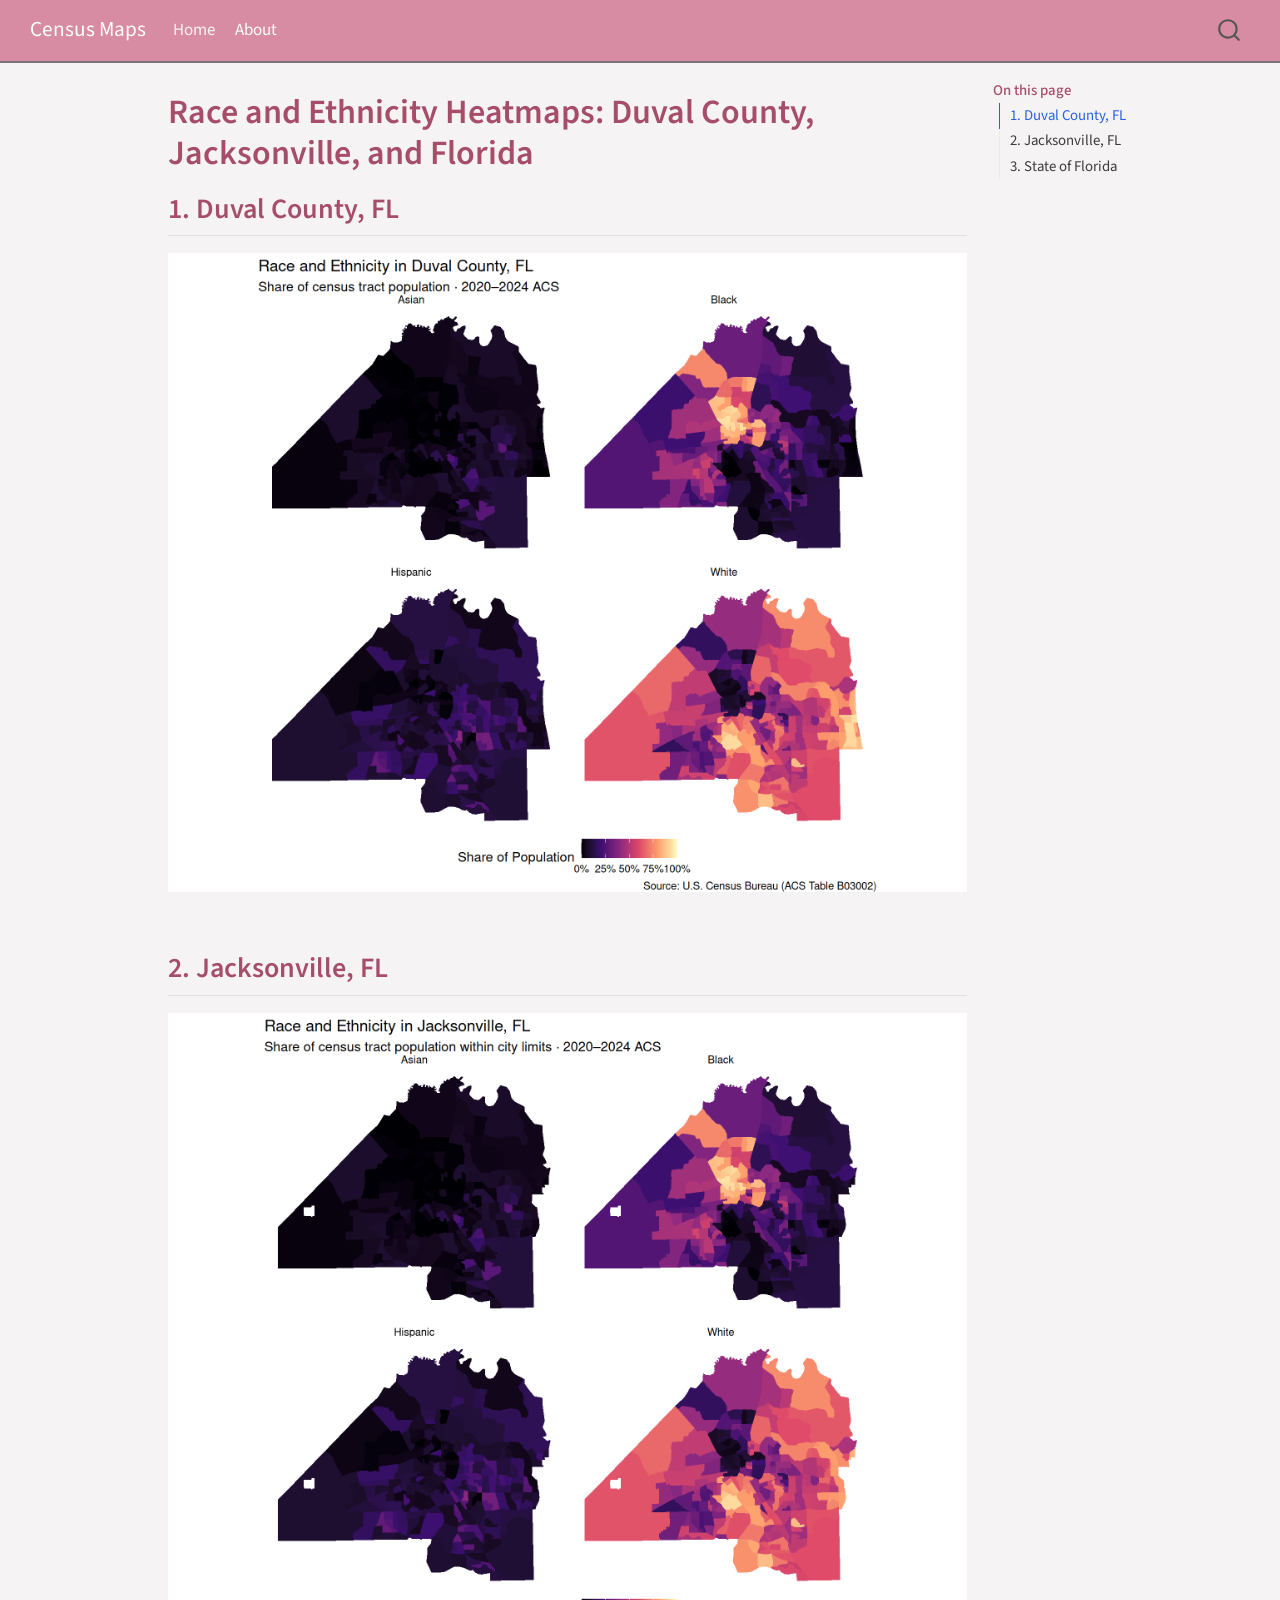
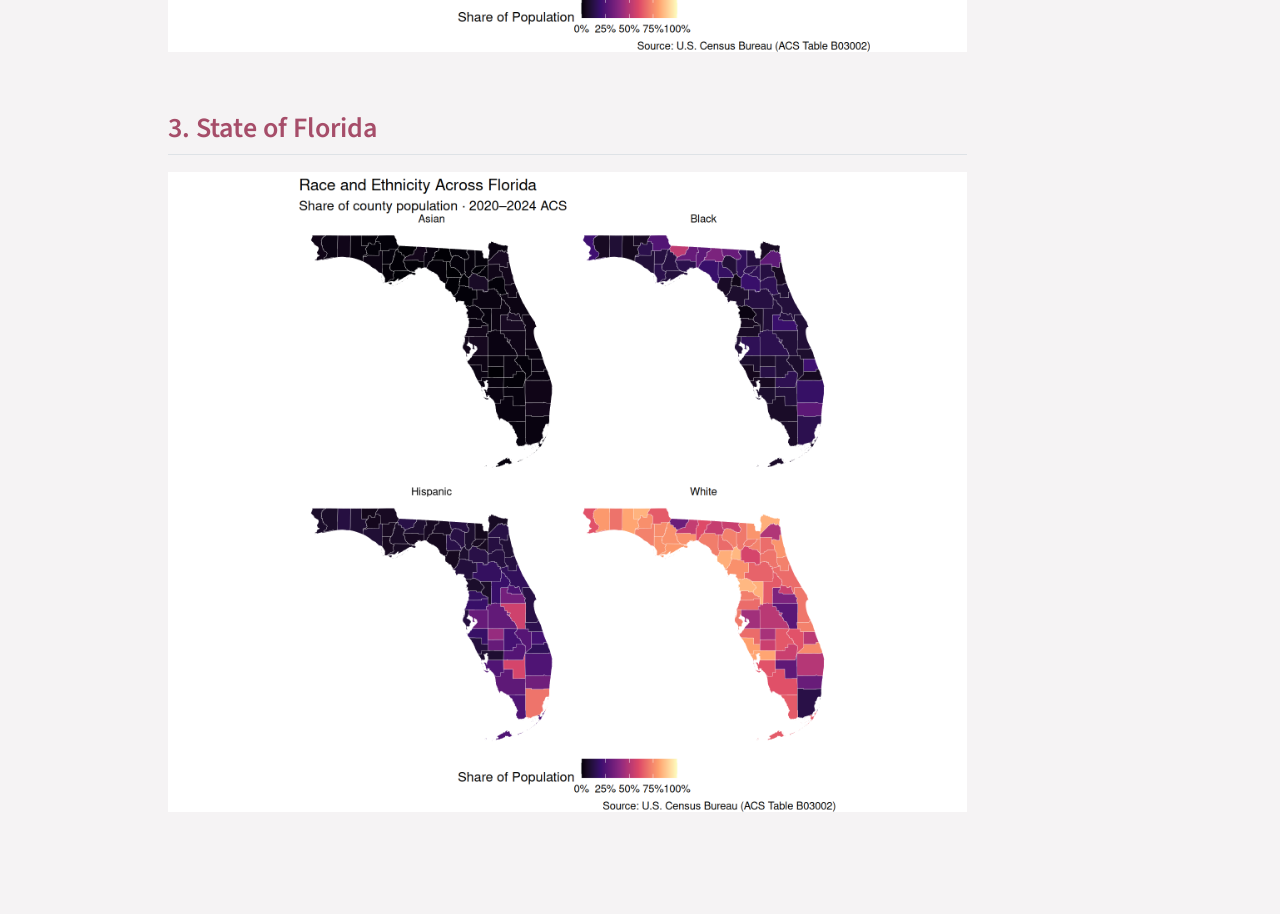
<file: index.html>
<!DOCTYPE html>
<html xmlns="http://www.w3.org/1999/xhtml" lang="en" xml:lang="en"><head>

<meta charset="utf-8">
<meta name="generator" content="quarto-1.10.19">

<meta name="viewport" content="width=device-width, initial-scale=1.0, user-scalable=yes">


<title>Race and Ethnicity Heatmaps: Duval County, Jacksonville, and Florida – Census Maps</title>
<style>
/* Default styles provided by pandoc.
** See https://pandoc.org/MANUAL.html#variables-for-html for config info.
*/
span.smallcaps{font-variant: small-caps;}
div.columns{display: flex; gap: 1.5em;}
div.column{flex: auto;}
@media screen {
div.columns{gap: min(4vw, 1.5em);}
div.column{overflow-x: auto;}
}
div.hanging-indent{margin-left: 1.5em; text-indent: -1.5em;}
ul.task-list{list-style: none;}
ul.task-list li input[type="checkbox"] {
  width: 0.8em;
  margin: 0 0.8em 0.2em -1em; /* quarto-specific, see https://github.com/quarto-dev/quarto-cli/issues/4556 */ 
  vertical-align: middle;
}
</style>


<script src="site_libs/quarto-nav/quarto-nav.js"></script>
<script src="site_libs/quarto-nav/headroom.min.js"></script>
<script src="site_libs/clipboard/clipboard.min.js"></script>
<script src="site_libs/quarto-search/autocomplete.umd.js"></script>
<script src="site_libs/quarto-search/fuse.min.js"></script>
<script src="site_libs/quarto-search/quarto-search.js"></script>
<meta name="quarto:offset" content="./">
<script src="site_libs/quarto-html/quarto.js" type="module"></script>
<script src="site_libs/quarto-html/tabsets/tabsets.js" type="module"></script>
<script src="site_libs/quarto-html/popper.min.js"></script>
<script src="site_libs/quarto-html/tippy.umd.min.js"></script>
<script src="site_libs/quarto-html/anchor.min.js"></script>
<link href="site_libs/quarto-html/tippy.css" rel="stylesheet">
<link href="site_libs/quarto-html/quarto-syntax-highlighting-bf27225e3a48a9273f3daa8f8e829971.css" rel="stylesheet" id="quarto-text-highlighting-styles">
<script src="site_libs/bootstrap/bootstrap.min.js"></script>
<link href="site_libs/bootstrap/bootstrap-icons.css" rel="stylesheet">
<link href="site_libs/bootstrap/bootstrap-22ddd0bc8811bb05b22c9f1af5ad3da3.min.css" rel="stylesheet" append-hash="true" id="quarto-bootstrap" data-mode="light">
<script id="quarto-search-options" type="application/json">{
  "location": "navbar",
  "copy-button": false,
  "collapse-after": 3,
  "panel-placement": "end",
  "type": "overlay",
  "limit": 50,
  "keyboard-shortcut": [
    "f",
    "/",
    "s"
  ],
  "show-item-context": false,
  "language": {
    "search-no-results-text": "No results",
    "search-matching-documents-text": "matching documents",
    "search-copy-link-title": "Copy link to search",
    "search-hide-matches-text": "Hide additional matches",
    "search-more-match-text": "more match in this document",
    "search-more-matches-text": "more matches in this document",
    "search-clear-button-title": "Clear",
    "search-text-placeholder": "",
    "search-detached-cancel-button-title": "Cancel",
    "search-submit-button-title": "Submit",
    "search-label": "Search"
  }
}</script>


<link rel="stylesheet" href="styles.css">
</head>

<body class="nav-fixed quarto-light">

<div id="quarto-search-results"></div>
  <header id="quarto-header" class="headroom fixed-top">
    <nav class="navbar navbar-expand-lg " data-bs-theme="dark">
      <div class="navbar-container container-fluid">
      <div class="navbar-brand-container mx-auto">
    <a class="navbar-brand" href="./index.html">
    <span class="navbar-title">Census Maps</span>
    </a>
  </div>
            <div id="quarto-search" class="" title="Search"></div>
          <button class="navbar-toggler" type="button" data-bs-toggle="collapse" data-bs-target="#navbarCollapse" aria-controls="navbarCollapse" role="menu" aria-expanded="false" aria-label="Toggle navigation" onclick="if (window.quartoToggleHeadroom) { window.quartoToggleHeadroom(); }">
  <span class="navbar-toggler-icon"></span>
</button>
          <div class="collapse navbar-collapse" id="navbarCollapse">
            <ul class="navbar-nav navbar-nav-scroll me-auto">
  <li class="nav-item">
    <a class="nav-link active" href="./index.html" aria-current="page"> 
<span class="menu-text">Home</span></a>
  </li>  
  <li class="nav-item">
    <a class="nav-link" href="./about.html"> 
<span class="menu-text">About</span></a>
  </li>  
</ul>
          </div> <!-- /navcollapse -->
            <div class="quarto-navbar-tools">
</div>
      </div> <!-- /container-fluid -->
    </nav>
</header>
<!-- content -->
<div id="quarto-content" class="quarto-container page-columns page-rows-contents page-layout-article page-navbar">
<!-- sidebar -->
<!-- margin-sidebar -->
    <div id="quarto-margin-sidebar" class="sidebar margin-sidebar">
        <nav id="TOC" role="doc-toc" class="toc-active">
    <h2 id="toc-title">On this page</h2>
   
  <ul>
  <li><a href="#duval-county-fl" id="toc-duval-county-fl" class="nav-link active" data-scroll-target="#duval-county-fl">1. Duval County, FL</a></li>
  <li><a href="#jacksonville-fl" id="toc-jacksonville-fl" class="nav-link" data-scroll-target="#jacksonville-fl">2. Jacksonville, FL</a></li>
  <li><a href="#state-of-florida" id="toc-state-of-florida" class="nav-link" data-scroll-target="#state-of-florida">3. State of Florida</a></li>
  </ul>
</nav>
    </div>
<!-- main -->
<main class="content" id="quarto-document-content">

<header id="title-block-header" class="quarto-title-block default">
<div class="quarto-title">
<h1 class="title">Race and Ethnicity Heatmaps: Duval County, Jacksonville, and Florida</h1>
</div>



<div class="quarto-title-meta">

    
  
    
  </div>
  


</header>


<section id="duval-county-fl" class="level2">
<h2 class="anchored" data-anchor-id="duval-county-fl">1. Duval County, FL</h2>
<div class="cell">
<div class="cell-output-display">
<div>
<figure class="figure">
<p><img src="index_files/figure-html/unnamed-chunk-2-1.png" class="img-fluid figure-img" width="960"></p>
</figure>
</div>
</div>
</div>
</section>
<section id="jacksonville-fl" class="level2">
<h2 class="anchored" data-anchor-id="jacksonville-fl">2. Jacksonville, FL</h2>
<div class="cell">
<div class="cell-output-display">
<div>
<figure class="figure">
<p><img src="index_files/figure-html/unnamed-chunk-3-1.png" class="img-fluid figure-img" width="960"></p>
</figure>
</div>
</div>
</div>
</section>
<section id="state-of-florida" class="level2">
<h2 class="anchored" data-anchor-id="state-of-florida">3. State of Florida</h2>
<div class="cell">
<div class="cell-output-display">
<div>
<figure class="figure">
<p><img src="index_files/figure-html/unnamed-chunk-4-1.png" class="img-fluid figure-img" width="960"></p>
</figure>
</div>
</div>
</div>


</section>

</main> <!-- /main -->
<script id="quarto-html-after-body" type="application/javascript">
  window.document.addEventListener("DOMContentLoaded", function (event) {
    const icon = "";
    const anchorJS = new window.AnchorJS();
    anchorJS.options = {
      placement: 'right',
      icon: icon
    };
    anchorJS.add('.anchored');
    const isCodeAnnotation = (el) => {
      for (const clz of el.classList) {
        if (clz.startsWith('code-annotation-')) {                     
          return true;
        }
      }
      return false;
    }
    const onCopySuccess = function(e) {
      // button target
      const button = e.trigger;
      // don't keep focus
      button.blur();
      // flash "checked"
      button.classList.add('code-copy-button-checked');
      var currentTitle = button.getAttribute("title");
      button.setAttribute("title", "Copied!");
      let tooltip;
      if (window.bootstrap) {
        button.setAttribute("data-bs-toggle", "tooltip");
        button.setAttribute("data-bs-placement", "left");
        button.setAttribute("data-bs-title", "Copied!");
        tooltip = new bootstrap.Tooltip(button, 
          { trigger: "manual", 
            customClass: "code-copy-button-tooltip",
            offset: [0, -8]});
        tooltip.show();    
      }
      setTimeout(function() {
        if (tooltip) {
          tooltip.hide();
          button.removeAttribute("data-bs-title");
          button.removeAttribute("data-bs-toggle");
          button.removeAttribute("data-bs-placement");
        }
        button.setAttribute("title", currentTitle);
        button.classList.remove('code-copy-button-checked');
      }, 1000);
      // clear code selection
      e.clearSelection();
    }
    const getTextToCopy = function(trigger) {
      const outerScaffold = trigger.parentElement.cloneNode(true);
      const codeEl = outerScaffold.querySelector('code');
      for (const childEl of codeEl.children) {
        if (isCodeAnnotation(childEl)) {
          childEl.remove();
        }
      }
      return codeEl.innerText;
    }
    const clipboard = new window.ClipboardJS('.code-copy-button:not([data-in-quarto-modal])', {
      text: getTextToCopy
    });
    clipboard.on('success', onCopySuccess);
    if (window.document.getElementById('quarto-embedded-source-code-modal')) {
      const clipboardModal = new window.ClipboardJS('.code-copy-button[data-in-quarto-modal]', {
        text: getTextToCopy,
        container: window.document.getElementById('quarto-embedded-source-code-modal')
      });
      clipboardModal.on('success', onCopySuccess);
    }
      var localhostRegex = new RegExp(/^(?:http|https):\/\/localhost\:?[0-9]*\//);
      var mailtoRegex = new RegExp(/^mailto:/);
        var filterRegex = new RegExp("https:\/\/ithaxton30-crypto\.github\.io\/census-mapping\/");
      var isInternal = (href) => {
          return filterRegex.test(href) || localhostRegex.test(href) || mailtoRegex.test(href);
      }
      // Inspect non-navigation links and adorn them if external
     var links = window.document.querySelectorAll('a[href]:not(.nav-link):not(.navbar-brand):not(.toc-action):not(.sidebar-link):not(.sidebar-item-toggle):not(.pagination-link):not(.no-external):not([aria-hidden]):not(.dropdown-item):not(.quarto-navigation-tool):not(.about-link)');
      for (var i=0; i<links.length; i++) {
        const link = links[i];
        if (!isInternal(link.href)) {
          // undo the damage that might have been done by quarto-nav.js in the case of
          // links that we want to consider external
          if (link.dataset.originalHref !== undefined) {
            link.href = link.dataset.originalHref;
          }
        }
      }
    function tippyHover(el, contentFn, onTriggerFn, onUntriggerFn) {
      const config = {
        allowHTML: true,
        maxWidth: 500,
        delay: 100,
        arrow: false,
        appendTo: function(el) {
            return el.parentElement;
        },
        interactive: true,
        interactiveBorder: 10,
        theme: 'quarto',
        placement: 'bottom-start',
      };
      if (contentFn) {
        config.content = contentFn;
      }
      if (onTriggerFn) {
        config.onTrigger = onTriggerFn;
      }
      if (onUntriggerFn) {
        config.onUntrigger = onUntriggerFn;
      }
      window.tippy(el, config); 
    }
    const noterefs = window.document.querySelectorAll('a[role="doc-noteref"]');
    for (var i=0; i<noterefs.length; i++) {
      const ref = noterefs[i];
      tippyHover(ref, function() {
        // use id or data attribute instead here
        let href = ref.getAttribute('data-footnote-href') || ref.getAttribute('href');
        try { href = new URL(href).hash; } catch {}
        const id = href.replace(/^#\/?/, "");
        const note = window.document.getElementById(id);
        if (note) {
          return note.innerHTML;
        } else {
          return "";
        }
      });
    }
    const xrefs = window.document.querySelectorAll('a.quarto-xref');
    const processXRef = (id, note) => {
      // Strip column container classes
      const stripColumnClz = (el) => {
        el.classList.remove("page-full", "page-columns");
        if (el.children) {
          for (const child of el.children) {
            stripColumnClz(child);
          }
        }
      }
      stripColumnClz(note)
      if (id === null || id.startsWith('sec-')) {
        // Special case sections, only their first couple elements
        const container = document.createElement("div");
        if (note.children && note.children.length > 2) {
          container.appendChild(note.children[0].cloneNode(true));
          for (let i = 1; i < note.children.length; i++) {
            const child = note.children[i];
            if (child.tagName === "P" && child.innerText === "") {
              continue;
            } else {
              container.appendChild(child.cloneNode(true));
              break;
            }
          }
          if (window.Quarto?.typesetMath) {
            window.Quarto.typesetMath(container);
          }
          return container.innerHTML
        } else {
          if (window.Quarto?.typesetMath) {
            window.Quarto.typesetMath(note);
          }
          return note.innerHTML;
        }
      } else {
        // Remove any anchor links if they are present
        const anchorLink = note.querySelector('a.anchorjs-link');
        if (anchorLink) {
          anchorLink.remove();
        }
        if (window.Quarto?.typesetMath) {
          window.Quarto.typesetMath(note);
        }
        if (note.classList.contains("callout")) {
          return note.outerHTML;
        } else {
          return note.innerHTML;
        }
      }
    }
    for (var i=0; i<xrefs.length; i++) {
      const xref = xrefs[i];
      tippyHover(xref, undefined, function(instance) {
        instance.disable();
        let url = xref.getAttribute('href');
        let hash = undefined; 
        if (url.startsWith('#')) {
          hash = url;
        } else {
          try { hash = new URL(url).hash; } catch {}
        }
        if (hash) {
          const id = hash.replace(/^#\/?/, "");
          const note = window.document.getElementById(id);
          if (note !== null) {
            try {
              const html = processXRef(id, note.cloneNode(true));
              instance.setContent(html);
            } finally {
              instance.enable();
              instance.show();
            }
          } else {
            // See if we can fetch this
            fetch(url.split('#')[0])
            .then(res => res.text())
            .then(html => {
              const parser = new DOMParser();
              const htmlDoc = parser.parseFromString(html, "text/html");
              const note = htmlDoc.getElementById(id);
              if (note !== null) {
                const html = processXRef(id, note);
                instance.setContent(html);
              } 
            }).finally(() => {
              instance.enable();
              instance.show();
            });
          }
        } else {
          // See if we can fetch a full url (with no hash to target)
          // This is a special case and we should probably do some content thinning / targeting
          fetch(url)
          .then(res => res.text())
          .then(html => {
            const parser = new DOMParser();
            const htmlDoc = parser.parseFromString(html, "text/html");
            const note = htmlDoc.querySelector('main.content');
            if (note !== null) {
              // This should only happen for chapter cross references
              // (since there is no id in the URL)
              // remove the first header
              if (note.children.length > 0 && note.children[0].tagName === "HEADER") {
                note.children[0].remove();
              }
              const html = processXRef(null, note);
              instance.setContent(html);
            } 
          }).finally(() => {
            instance.enable();
            instance.show();
          });
        }
      }, function(instance) {
      });
    }
        let selectedAnnoteEl;
        const selectorForAnnotation = ( cell, annotation) => {
          let cellAttr = 'data-code-cell="' + cell + '"';
          let lineAttr = 'data-code-annotation="' +  annotation + '"';
          const selector = 'span[' + cellAttr + '][' + lineAttr + ']';
          return selector;
        }
        const selectCodeLines = (annoteEl) => {
          const doc = window.document;
          const targetCell = annoteEl.getAttribute("data-target-cell");
          const targetAnnotation = annoteEl.getAttribute("data-target-annotation");
          const annoteSpan = window.document.querySelector(selectorForAnnotation(targetCell, targetAnnotation));
          const lines = annoteSpan.getAttribute("data-code-lines").split(",");
          const lineIds = lines.map((line) => {
            return targetCell + "-" + line;
          })
          let top = null;
          let height = null;
          let parent = null;
          if (lineIds.length > 0) {
              //compute the position of the single el (top and bottom and make a div)
              const el = window.document.getElementById(lineIds[0]);
              top = el.offsetTop;
              height = el.offsetHeight;
              parent = el.parentElement.parentElement;
            if (lineIds.length > 1) {
              const lastEl = window.document.getElementById(lineIds[lineIds.length - 1]);
              const bottom = lastEl.offsetTop + lastEl.offsetHeight;
              height = bottom - top;
            }
            if (top !== null && height !== null && parent !== null) {
              // cook up a div (if necessary) and position it 
              let div = window.document.getElementById("code-annotation-line-highlight");
              if (div === null) {
                div = window.document.createElement("div");
                div.setAttribute("id", "code-annotation-line-highlight");
                div.style.position = 'absolute';
                parent.appendChild(div);
              }
              div.style.top = top - 2 + "px";
              div.style.height = height + 4 + "px";
              div.style.left = 0;
              let gutterDiv = window.document.getElementById("code-annotation-line-highlight-gutter");
              if (gutterDiv === null) {
                gutterDiv = window.document.createElement("div");
                gutterDiv.setAttribute("id", "code-annotation-line-highlight-gutter");
                gutterDiv.style.position = 'absolute';
                const codeCell = window.document.getElementById(targetCell);
                const gutter = codeCell.querySelector('.code-annotation-gutter');
                gutter.appendChild(gutterDiv);
              }
              gutterDiv.style.top = top - 2 + "px";
              gutterDiv.style.height = height + 4 + "px";
            }
            selectedAnnoteEl = annoteEl;
          }
        };
        const unselectCodeLines = () => {
          const elementsIds = ["code-annotation-line-highlight", "code-annotation-line-highlight-gutter"];
          elementsIds.forEach((elId) => {
            const div = window.document.getElementById(elId);
            if (div) {
              div.remove();
            }
          });
          selectedAnnoteEl = undefined;
        };
          // Handle positioning of the toggle
      window.addEventListener(
        "resize",
        throttle(() => {
          elRect = undefined;
          if (selectedAnnoteEl) {
            selectCodeLines(selectedAnnoteEl);
          }
        }, 10)
      );
      function throttle(fn, ms) {
      let throttle = false;
      let timer;
        return (...args) => {
          if(!throttle) { // first call gets through
              fn.apply(this, args);
              throttle = true;
          } else { // all the others get throttled
              if(timer) clearTimeout(timer); // cancel #2
              timer = setTimeout(() => {
                fn.apply(this, args);
                timer = throttle = false;
              }, ms);
          }
        };
      }
        // Attach click handler to the DT
        const annoteDls = window.document.querySelectorAll('dt[data-target-cell]');
        for (const annoteDlNode of annoteDls) {
          annoteDlNode.addEventListener('click', (event) => {
            const clickedEl = event.target;
            if (clickedEl !== selectedAnnoteEl) {
              unselectCodeLines();
              const activeEl = window.document.querySelector('dt[data-target-cell].code-annotation-active');
              if (activeEl) {
                activeEl.classList.remove('code-annotation-active');
              }
              selectCodeLines(clickedEl);
              clickedEl.classList.add('code-annotation-active');
            } else {
              // Unselect the line
              unselectCodeLines();
              clickedEl.classList.remove('code-annotation-active');
            }
          });
        }
    const findCites = (el) => {
      const parentEl = el.parentElement;
      if (parentEl) {
        const cites = parentEl.dataset.cites;
        if (cites) {
          return {
            el,
            cites: cites.split(' ')
          };
        } else {
          return findCites(el.parentElement)
        }
      } else {
        return undefined;
      }
    };
    var bibliorefs = window.document.querySelectorAll('a[role="doc-biblioref"]');
    for (var i=0; i<bibliorefs.length; i++) {
      const ref = bibliorefs[i];
      const citeInfo = findCites(ref);
      if (citeInfo) {
        tippyHover(citeInfo.el, function() {
          var popup = window.document.createElement('div');
          citeInfo.cites.forEach(function(cite) {
            var citeDiv = window.document.createElement('div');
            citeDiv.classList.add('hanging-indent');
            citeDiv.classList.add('csl-entry');
            var biblioDiv = window.document.getElementById('ref-' + cite);
            if (biblioDiv) {
              citeDiv.innerHTML = biblioDiv.innerHTML;
            }
            popup.appendChild(citeDiv);
          });
          return popup.innerHTML;
        });
      }
    }
  });
  </script>
</div> <!-- /content -->




</body></html>
</file>
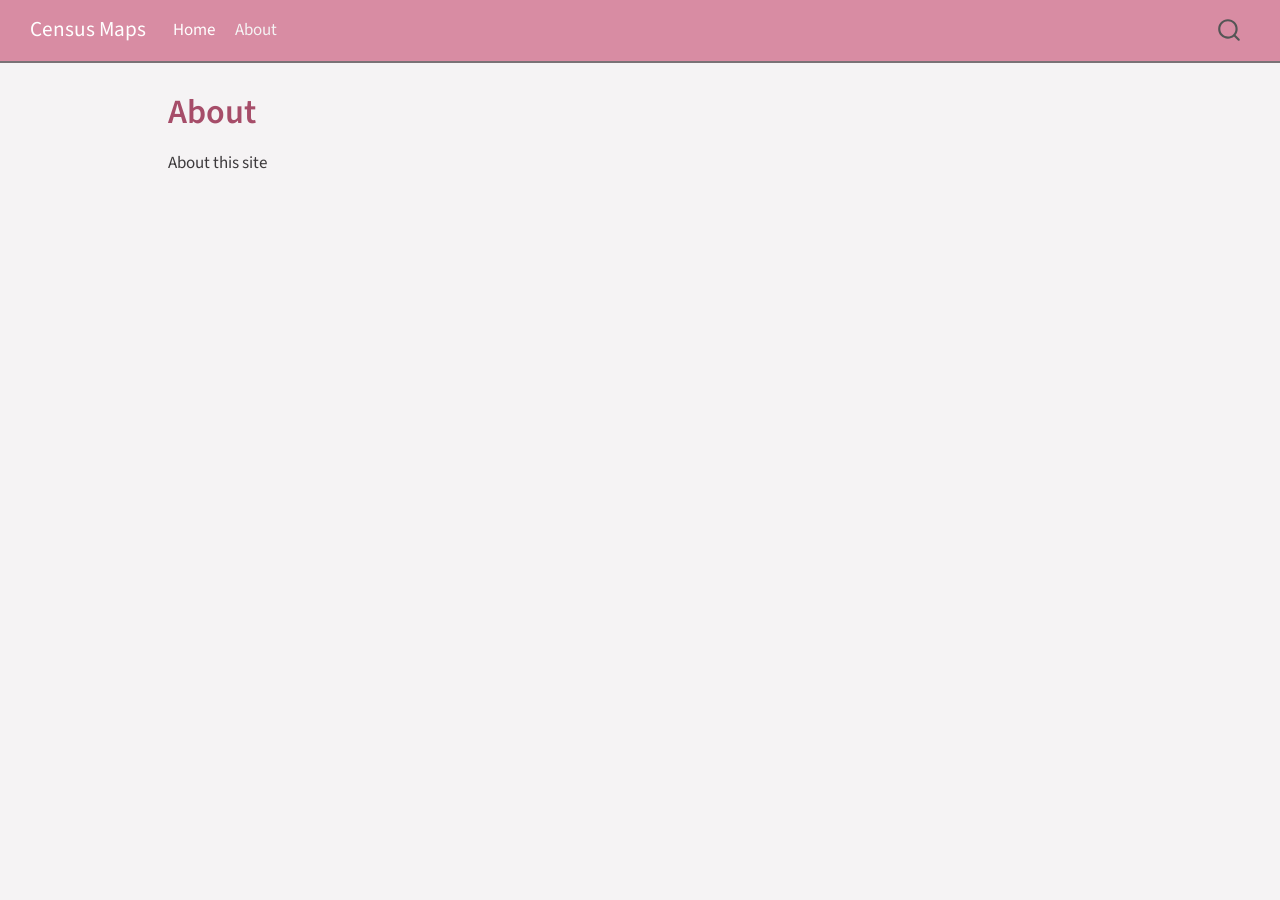
<file: about.html>
<!DOCTYPE html>
<html xmlns="http://www.w3.org/1999/xhtml" lang="en" xml:lang="en"><head>

<meta charset="utf-8">
<meta name="generator" content="quarto-1.10.19">

<meta name="viewport" content="width=device-width, initial-scale=1.0, user-scalable=yes">


<title>About – Census Maps</title>
<style>
/* Default styles provided by pandoc.
** See https://pandoc.org/MANUAL.html#variables-for-html for config info.
*/
span.smallcaps{font-variant: small-caps;}
div.columns{display: flex; gap: 1.5em;}
div.column{flex: auto;}
@media screen {
div.columns{gap: min(4vw, 1.5em);}
div.column{overflow-x: auto;}
}
div.hanging-indent{margin-left: 1.5em; text-indent: -1.5em;}
ul.task-list{list-style: none;}
ul.task-list li input[type="checkbox"] {
  width: 0.8em;
  margin: 0 0.8em 0.2em -1em; /* quarto-specific, see https://github.com/quarto-dev/quarto-cli/issues/4556 */ 
  vertical-align: middle;
}
</style>


<script src="site_libs/quarto-nav/quarto-nav.js"></script>
<script src="site_libs/quarto-nav/headroom.min.js"></script>
<script src="site_libs/clipboard/clipboard.min.js"></script>
<script src="site_libs/quarto-search/autocomplete.umd.js"></script>
<script src="site_libs/quarto-search/fuse.min.js"></script>
<script src="site_libs/quarto-search/quarto-search.js"></script>
<meta name="quarto:offset" content="./">
<script src="site_libs/quarto-html/quarto.js" type="module"></script>
<script src="site_libs/quarto-html/tabsets/tabsets.js" type="module"></script>
<script src="site_libs/quarto-html/popper.min.js"></script>
<script src="site_libs/quarto-html/tippy.umd.min.js"></script>
<script src="site_libs/quarto-html/anchor.min.js"></script>
<link href="site_libs/quarto-html/tippy.css" rel="stylesheet">
<link href="site_libs/quarto-html/quarto-syntax-highlighting-bf27225e3a48a9273f3daa8f8e829971.css" rel="stylesheet" id="quarto-text-highlighting-styles">
<script src="site_libs/bootstrap/bootstrap.min.js"></script>
<link href="site_libs/bootstrap/bootstrap-icons.css" rel="stylesheet">
<link href="site_libs/bootstrap/bootstrap-22ddd0bc8811bb05b22c9f1af5ad3da3.min.css" rel="stylesheet" append-hash="true" id="quarto-bootstrap" data-mode="light">
<script id="quarto-search-options" type="application/json">{
  "location": "navbar",
  "copy-button": false,
  "collapse-after": 3,
  "panel-placement": "end",
  "type": "overlay",
  "limit": 50,
  "keyboard-shortcut": [
    "f",
    "/",
    "s"
  ],
  "show-item-context": false,
  "language": {
    "search-no-results-text": "No results",
    "search-matching-documents-text": "matching documents",
    "search-copy-link-title": "Copy link to search",
    "search-hide-matches-text": "Hide additional matches",
    "search-more-match-text": "more match in this document",
    "search-more-matches-text": "more matches in this document",
    "search-clear-button-title": "Clear",
    "search-text-placeholder": "",
    "search-detached-cancel-button-title": "Cancel",
    "search-submit-button-title": "Submit",
    "search-label": "Search"
  }
}</script>


<link rel="stylesheet" href="styles.css">
</head>

<body class="nav-fixed quarto-light">

<div id="quarto-search-results"></div>
  <header id="quarto-header" class="headroom fixed-top">
    <nav class="navbar navbar-expand-lg " data-bs-theme="dark">
      <div class="navbar-container container-fluid">
      <div class="navbar-brand-container mx-auto">
    <a class="navbar-brand" href="./index.html">
    <span class="navbar-title">Census Maps</span>
    </a>
  </div>
            <div id="quarto-search" class="" title="Search"></div>
          <button class="navbar-toggler" type="button" data-bs-toggle="collapse" data-bs-target="#navbarCollapse" aria-controls="navbarCollapse" role="menu" aria-expanded="false" aria-label="Toggle navigation" onclick="if (window.quartoToggleHeadroom) { window.quartoToggleHeadroom(); }">
  <span class="navbar-toggler-icon"></span>
</button>
          <div class="collapse navbar-collapse" id="navbarCollapse">
            <ul class="navbar-nav navbar-nav-scroll me-auto">
  <li class="nav-item">
    <a class="nav-link" href="./index.html"> 
<span class="menu-text">Home</span></a>
  </li>  
  <li class="nav-item">
    <a class="nav-link active" href="./about.html" aria-current="page"> 
<span class="menu-text">About</span></a>
  </li>  
</ul>
          </div> <!-- /navcollapse -->
            <div class="quarto-navbar-tools">
</div>
      </div> <!-- /container-fluid -->
    </nav>
</header>
<!-- content -->
<div id="quarto-content" class="quarto-container page-columns page-rows-contents page-layout-article page-navbar">
<!-- sidebar -->
<!-- margin-sidebar -->
    <div id="quarto-margin-sidebar" class="sidebar margin-sidebar zindex-bottom">
        
    </div>
<!-- main -->
<main class="content" id="quarto-document-content">

<header id="title-block-header" class="quarto-title-block default">
<div class="quarto-title">
<h1 class="title">About</h1>
</div>



<div class="quarto-title-meta">

    
  
    
  </div>
  


</header>


<p>About this site</p>



</main> <!-- /main -->
<script id="quarto-html-after-body" type="application/javascript">
  window.document.addEventListener("DOMContentLoaded", function (event) {
    const icon = "";
    const anchorJS = new window.AnchorJS();
    anchorJS.options = {
      placement: 'right',
      icon: icon
    };
    anchorJS.add('.anchored');
    const isCodeAnnotation = (el) => {
      for (const clz of el.classList) {
        if (clz.startsWith('code-annotation-')) {                     
          return true;
        }
      }
      return false;
    }
    const onCopySuccess = function(e) {
      // button target
      const button = e.trigger;
      // don't keep focus
      button.blur();
      // flash "checked"
      button.classList.add('code-copy-button-checked');
      var currentTitle = button.getAttribute("title");
      button.setAttribute("title", "Copied!");
      let tooltip;
      if (window.bootstrap) {
        button.setAttribute("data-bs-toggle", "tooltip");
        button.setAttribute("data-bs-placement", "left");
        button.setAttribute("data-bs-title", "Copied!");
        tooltip = new bootstrap.Tooltip(button, 
          { trigger: "manual", 
            customClass: "code-copy-button-tooltip",
            offset: [0, -8]});
        tooltip.show();    
      }
      setTimeout(function() {
        if (tooltip) {
          tooltip.hide();
          button.removeAttribute("data-bs-title");
          button.removeAttribute("data-bs-toggle");
          button.removeAttribute("data-bs-placement");
        }
        button.setAttribute("title", currentTitle);
        button.classList.remove('code-copy-button-checked');
      }, 1000);
      // clear code selection
      e.clearSelection();
    }
    const getTextToCopy = function(trigger) {
      const outerScaffold = trigger.parentElement.cloneNode(true);
      const codeEl = outerScaffold.querySelector('code');
      for (const childEl of codeEl.children) {
        if (isCodeAnnotation(childEl)) {
          childEl.remove();
        }
      }
      return codeEl.innerText;
    }
    const clipboard = new window.ClipboardJS('.code-copy-button:not([data-in-quarto-modal])', {
      text: getTextToCopy
    });
    clipboard.on('success', onCopySuccess);
    if (window.document.getElementById('quarto-embedded-source-code-modal')) {
      const clipboardModal = new window.ClipboardJS('.code-copy-button[data-in-quarto-modal]', {
        text: getTextToCopy,
        container: window.document.getElementById('quarto-embedded-source-code-modal')
      });
      clipboardModal.on('success', onCopySuccess);
    }
      var localhostRegex = new RegExp(/^(?:http|https):\/\/localhost\:?[0-9]*\//);
      var mailtoRegex = new RegExp(/^mailto:/);
        var filterRegex = new RegExp("https:\/\/ithaxton30-crypto\.github\.io\/census-mapping\/");
      var isInternal = (href) => {
          return filterRegex.test(href) || localhostRegex.test(href) || mailtoRegex.test(href);
      }
      // Inspect non-navigation links and adorn them if external
     var links = window.document.querySelectorAll('a[href]:not(.nav-link):not(.navbar-brand):not(.toc-action):not(.sidebar-link):not(.sidebar-item-toggle):not(.pagination-link):not(.no-external):not([aria-hidden]):not(.dropdown-item):not(.quarto-navigation-tool):not(.about-link)');
      for (var i=0; i<links.length; i++) {
        const link = links[i];
        if (!isInternal(link.href)) {
          // undo the damage that might have been done by quarto-nav.js in the case of
          // links that we want to consider external
          if (link.dataset.originalHref !== undefined) {
            link.href = link.dataset.originalHref;
          }
        }
      }
    function tippyHover(el, contentFn, onTriggerFn, onUntriggerFn) {
      const config = {
        allowHTML: true,
        maxWidth: 500,
        delay: 100,
        arrow: false,
        appendTo: function(el) {
            return el.parentElement;
        },
        interactive: true,
        interactiveBorder: 10,
        theme: 'quarto',
        placement: 'bottom-start',
      };
      if (contentFn) {
        config.content = contentFn;
      }
      if (onTriggerFn) {
        config.onTrigger = onTriggerFn;
      }
      if (onUntriggerFn) {
        config.onUntrigger = onUntriggerFn;
      }
      window.tippy(el, config); 
    }
    const noterefs = window.document.querySelectorAll('a[role="doc-noteref"]');
    for (var i=0; i<noterefs.length; i++) {
      const ref = noterefs[i];
      tippyHover(ref, function() {
        // use id or data attribute instead here
        let href = ref.getAttribute('data-footnote-href') || ref.getAttribute('href');
        try { href = new URL(href).hash; } catch {}
        const id = href.replace(/^#\/?/, "");
        const note = window.document.getElementById(id);
        if (note) {
          return note.innerHTML;
        } else {
          return "";
        }
      });
    }
    const xrefs = window.document.querySelectorAll('a.quarto-xref');
    const processXRef = (id, note) => {
      // Strip column container classes
      const stripColumnClz = (el) => {
        el.classList.remove("page-full", "page-columns");
        if (el.children) {
          for (const child of el.children) {
            stripColumnClz(child);
          }
        }
      }
      stripColumnClz(note)
      if (id === null || id.startsWith('sec-')) {
        // Special case sections, only their first couple elements
        const container = document.createElement("div");
        if (note.children && note.children.length > 2) {
          container.appendChild(note.children[0].cloneNode(true));
          for (let i = 1; i < note.children.length; i++) {
            const child = note.children[i];
            if (child.tagName === "P" && child.innerText === "") {
              continue;
            } else {
              container.appendChild(child.cloneNode(true));
              break;
            }
          }
          if (window.Quarto?.typesetMath) {
            window.Quarto.typesetMath(container);
          }
          return container.innerHTML
        } else {
          if (window.Quarto?.typesetMath) {
            window.Quarto.typesetMath(note);
          }
          return note.innerHTML;
        }
      } else {
        // Remove any anchor links if they are present
        const anchorLink = note.querySelector('a.anchorjs-link');
        if (anchorLink) {
          anchorLink.remove();
        }
        if (window.Quarto?.typesetMath) {
          window.Quarto.typesetMath(note);
        }
        if (note.classList.contains("callout")) {
          return note.outerHTML;
        } else {
          return note.innerHTML;
        }
      }
    }
    for (var i=0; i<xrefs.length; i++) {
      const xref = xrefs[i];
      tippyHover(xref, undefined, function(instance) {
        instance.disable();
        let url = xref.getAttribute('href');
        let hash = undefined; 
        if (url.startsWith('#')) {
          hash = url;
        } else {
          try { hash = new URL(url).hash; } catch {}
        }
        if (hash) {
          const id = hash.replace(/^#\/?/, "");
          const note = window.document.getElementById(id);
          if (note !== null) {
            try {
              const html = processXRef(id, note.cloneNode(true));
              instance.setContent(html);
            } finally {
              instance.enable();
              instance.show();
            }
          } else {
            // See if we can fetch this
            fetch(url.split('#')[0])
            .then(res => res.text())
            .then(html => {
              const parser = new DOMParser();
              const htmlDoc = parser.parseFromString(html, "text/html");
              const note = htmlDoc.getElementById(id);
              if (note !== null) {
                const html = processXRef(id, note);
                instance.setContent(html);
              } 
            }).finally(() => {
              instance.enable();
              instance.show();
            });
          }
        } else {
          // See if we can fetch a full url (with no hash to target)
          // This is a special case and we should probably do some content thinning / targeting
          fetch(url)
          .then(res => res.text())
          .then(html => {
            const parser = new DOMParser();
            const htmlDoc = parser.parseFromString(html, "text/html");
            const note = htmlDoc.querySelector('main.content');
            if (note !== null) {
              // This should only happen for chapter cross references
              // (since there is no id in the URL)
              // remove the first header
              if (note.children.length > 0 && note.children[0].tagName === "HEADER") {
                note.children[0].remove();
              }
              const html = processXRef(null, note);
              instance.setContent(html);
            } 
          }).finally(() => {
            instance.enable();
            instance.show();
          });
        }
      }, function(instance) {
      });
    }
        let selectedAnnoteEl;
        const selectorForAnnotation = ( cell, annotation) => {
          let cellAttr = 'data-code-cell="' + cell + '"';
          let lineAttr = 'data-code-annotation="' +  annotation + '"';
          const selector = 'span[' + cellAttr + '][' + lineAttr + ']';
          return selector;
        }
        const selectCodeLines = (annoteEl) => {
          const doc = window.document;
          const targetCell = annoteEl.getAttribute("data-target-cell");
          const targetAnnotation = annoteEl.getAttribute("data-target-annotation");
          const annoteSpan = window.document.querySelector(selectorForAnnotation(targetCell, targetAnnotation));
          const lines = annoteSpan.getAttribute("data-code-lines").split(",");
          const lineIds = lines.map((line) => {
            return targetCell + "-" + line;
          })
          let top = null;
          let height = null;
          let parent = null;
          if (lineIds.length > 0) {
              //compute the position of the single el (top and bottom and make a div)
              const el = window.document.getElementById(lineIds[0]);
              top = el.offsetTop;
              height = el.offsetHeight;
              parent = el.parentElement.parentElement;
            if (lineIds.length > 1) {
              const lastEl = window.document.getElementById(lineIds[lineIds.length - 1]);
              const bottom = lastEl.offsetTop + lastEl.offsetHeight;
              height = bottom - top;
            }
            if (top !== null && height !== null && parent !== null) {
              // cook up a div (if necessary) and position it 
              let div = window.document.getElementById("code-annotation-line-highlight");
              if (div === null) {
                div = window.document.createElement("div");
                div.setAttribute("id", "code-annotation-line-highlight");
                div.style.position = 'absolute';
                parent.appendChild(div);
              }
              div.style.top = top - 2 + "px";
              div.style.height = height + 4 + "px";
              div.style.left = 0;
              let gutterDiv = window.document.getElementById("code-annotation-line-highlight-gutter");
              if (gutterDiv === null) {
                gutterDiv = window.document.createElement("div");
                gutterDiv.setAttribute("id", "code-annotation-line-highlight-gutter");
                gutterDiv.style.position = 'absolute';
                const codeCell = window.document.getElementById(targetCell);
                const gutter = codeCell.querySelector('.code-annotation-gutter');
                gutter.appendChild(gutterDiv);
              }
              gutterDiv.style.top = top - 2 + "px";
              gutterDiv.style.height = height + 4 + "px";
            }
            selectedAnnoteEl = annoteEl;
          }
        };
        const unselectCodeLines = () => {
          const elementsIds = ["code-annotation-line-highlight", "code-annotation-line-highlight-gutter"];
          elementsIds.forEach((elId) => {
            const div = window.document.getElementById(elId);
            if (div) {
              div.remove();
            }
          });
          selectedAnnoteEl = undefined;
        };
          // Handle positioning of the toggle
      window.addEventListener(
        "resize",
        throttle(() => {
          elRect = undefined;
          if (selectedAnnoteEl) {
            selectCodeLines(selectedAnnoteEl);
          }
        }, 10)
      );
      function throttle(fn, ms) {
      let throttle = false;
      let timer;
        return (...args) => {
          if(!throttle) { // first call gets through
              fn.apply(this, args);
              throttle = true;
          } else { // all the others get throttled
              if(timer) clearTimeout(timer); // cancel #2
              timer = setTimeout(() => {
                fn.apply(this, args);
                timer = throttle = false;
              }, ms);
          }
        };
      }
        // Attach click handler to the DT
        const annoteDls = window.document.querySelectorAll('dt[data-target-cell]');
        for (const annoteDlNode of annoteDls) {
          annoteDlNode.addEventListener('click', (event) => {
            const clickedEl = event.target;
            if (clickedEl !== selectedAnnoteEl) {
              unselectCodeLines();
              const activeEl = window.document.querySelector('dt[data-target-cell].code-annotation-active');
              if (activeEl) {
                activeEl.classList.remove('code-annotation-active');
              }
              selectCodeLines(clickedEl);
              clickedEl.classList.add('code-annotation-active');
            } else {
              // Unselect the line
              unselectCodeLines();
              clickedEl.classList.remove('code-annotation-active');
            }
          });
        }
    const findCites = (el) => {
      const parentEl = el.parentElement;
      if (parentEl) {
        const cites = parentEl.dataset.cites;
        if (cites) {
          return {
            el,
            cites: cites.split(' ')
          };
        } else {
          return findCites(el.parentElement)
        }
      } else {
        return undefined;
      }
    };
    var bibliorefs = window.document.querySelectorAll('a[role="doc-biblioref"]');
    for (var i=0; i<bibliorefs.length; i++) {
      const ref = bibliorefs[i];
      const citeInfo = findCites(ref);
      if (citeInfo) {
        tippyHover(citeInfo.el, function() {
          var popup = window.document.createElement('div');
          citeInfo.cites.forEach(function(cite) {
            var citeDiv = window.document.createElement('div');
            citeDiv.classList.add('hanging-indent');
            citeDiv.classList.add('csl-entry');
            var biblioDiv = window.document.getElementById('ref-' + cite);
            if (biblioDiv) {
              citeDiv.innerHTML = biblioDiv.innerHTML;
            }
            popup.appendChild(citeDiv);
          });
          return popup.innerHTML;
        });
      }
    }
  });
  </script>
</div> <!-- /content -->




</body></html>
</file>
<file: site_libs/quarto-html/tippy.css>
.tippy-box[data-animation=fade][data-state=hidden]{opacity:0}[data-tippy-root]{max-width:calc(100vw - 10px)}.tippy-box{position:relative;background-color:#333;color:#fff;border-radius:4px;font-size:14px;line-height:1.4;white-space:normal;outline:0;transition-property:transform,visibility,opacity}.tippy-box[data-placement^=top]>.tippy-arrow{bottom:0}.tippy-box[data-placement^=top]>.tippy-arrow:before{bottom:-7px;left:0;border-width:8px 8px 0;border-top-color:initial;transform-origin:center top}.tippy-box[data-placement^=bottom]>.tippy-arrow{top:0}.tippy-box[data-placement^=bottom]>.tippy-arrow:before{top:-7px;left:0;border-width:0 8px 8px;border-bottom-color:initial;transform-origin:center bottom}.tippy-box[data-placement^=left]>.tippy-arrow{right:0}.tippy-box[data-placement^=left]>.tippy-arrow:before{border-width:8px 0 8px 8px;border-left-color:initial;right:-7px;transform-origin:center left}.tippy-box[data-placement^=right]>.tippy-arrow{left:0}.tippy-box[data-placement^=right]>.tippy-arrow:before{left:-7px;border-width:8px 8px 8px 0;border-right-color:initial;transform-origin:center right}.tippy-box[data-inertia][data-state=visible]{transition-timing-function:cubic-bezier(.54,1.5,.38,1.11)}.tippy-arrow{width:16px;height:16px;color:#333}.tippy-arrow:before{content:"";position:absolute;border-color:transparent;border-style:solid}.tippy-content{position:relative;padding:5px 9px;z-index:1}
</file>
<file: site_libs/quarto-html/quarto-syntax-highlighting-bf27225e3a48a9273f3daa8f8e829971.css>
/* quarto syntax highlight colors */
:root {
  --quarto-hl-ot-color: #003B4F;
  --quarto-hl-at-color: #657422;
  --quarto-hl-ss-color: #20794D;
  --quarto-hl-an-color: #5E5E5E;
  --quarto-hl-fu-color: #4758AB;
  --quarto-hl-st-color: #20794D;
  --quarto-hl-cf-color: #003B4F;
  --quarto-hl-op-color: #5E5E5E;
  --quarto-hl-er-color: #AD0000;
  --quarto-hl-bn-color: #AD0000;
  --quarto-hl-al-color: #AD0000;
  --quarto-hl-va-color: #111111;
  --quarto-hl-bu-color: inherit;
  --quarto-hl-ex-color: inherit;
  --quarto-hl-pp-color: #AD0000;
  --quarto-hl-in-color: #5E5E5E;
  --quarto-hl-vs-color: #20794D;
  --quarto-hl-wa-color: #5E5E5E;
  --quarto-hl-do-color: #5E5E5E;
  --quarto-hl-im-color: #00769E;
  --quarto-hl-ch-color: #20794D;
  --quarto-hl-dt-color: #AD0000;
  --quarto-hl-fl-color: #AD0000;
  --quarto-hl-co-color: #5E5E5E;
  --quarto-hl-cv-color: #5E5E5E;
  --quarto-hl-cn-color: #8f5902;
  --quarto-hl-sc-color: #5E5E5E;
  --quarto-hl-dv-color: #AD0000;
  --quarto-hl-kw-color: #003B4F;
}

/* other quarto variables */
:root {
  --quarto-font-monospace: SFMono-Regular, Menlo, Monaco, Consolas, "Liberation Mono", "Courier New", monospace;
}

/* syntax highlight based on Pandoc's rules */
pre > code.sourceCode > span {
  color: #003B4F;
}

code.sourceCode > span {
  color: #003B4F;
}

div.sourceCode,
div.sourceCode pre.sourceCode {
  color: #003B4F;
}

/* Normal */
code span {
  color: #003B4F;
}

/* Alert */
code span.al {
  color: #AD0000;
  font-style: inherit;
}

/* Annotation */
code span.an {
  color: #5E5E5E;
  font-style: inherit;
}

/* Attribute */
code span.at {
  color: #657422;
  font-style: inherit;
}

/* BaseN */
code span.bn {
  color: #AD0000;
  font-style: inherit;
}

/* BuiltIn */
code span.bu {
  font-style: inherit;
}

/* ControlFlow */
code span.cf {
  color: #003B4F;
  font-weight: bold;
  font-style: inherit;
}

/* Char */
code span.ch {
  color: #20794D;
  font-style: inherit;
}

/* Constant */
code span.cn {
  color: #8f5902;
  font-style: inherit;
}

/* Comment */
code span.co {
  color: #5E5E5E;
  font-style: inherit;
}

/* CommentVar */
code span.cv {
  color: #5E5E5E;
  font-style: italic;
}

/* Documentation */
code span.do {
  color: #5E5E5E;
  font-style: italic;
}

/* DataType */
code span.dt {
  color: #AD0000;
  font-style: inherit;
}

/* DecVal */
code span.dv {
  color: #AD0000;
  font-style: inherit;
}

/* Error */
code span.er {
  color: #AD0000;
  font-style: inherit;
}

/* Extension */
code span.ex {
  font-style: inherit;
}

/* Float */
code span.fl {
  color: #AD0000;
  font-style: inherit;
}

/* Function */
code span.fu {
  color: #4758AB;
  font-style: inherit;
}

/* Import */
code span.im {
  color: #00769E;
  font-style: inherit;
}

/* Information */
code span.in {
  color: #5E5E5E;
  font-style: inherit;
}

/* Keyword */
code span.kw {
  color: #003B4F;
  font-weight: bold;
  font-style: inherit;
}

/* Operator */
code span.op {
  color: #5E5E5E;
  font-style: inherit;
}

/* Other */
code span.ot {
  color: #003B4F;
  font-style: inherit;
}

/* Preprocessor */
code span.pp {
  color: #AD0000;
  font-style: inherit;
}

/* SpecialChar */
code span.sc {
  color: #5E5E5E;
  font-style: inherit;
}

/* SpecialString */
code span.ss {
  color: #20794D;
  font-style: inherit;
}

/* String */
code span.st {
  color: #20794D;
  font-style: inherit;
}

/* Variable */
code span.va {
  color: #111111;
  font-style: inherit;
}

/* VerbatimString */
code span.vs {
  color: #20794D;
  font-style: inherit;
}

/* Warning */
code span.wa {
  color: #5E5E5E;
  font-style: italic;
}

.prevent-inlining {
  content: "</";
}

/*# sourceMappingURL=8be38f48d34c45af72792cbd699585e7.css.map */
</file>
<file: styles.css>
/* Pink and grey page color scheme */
body {
  background-color: #f5f3f4;
  color: #3d3a3c;
}

.navbar {
  background-color: #d88ca3 !important;
  border-bottom: 2px solid #7a7276;
}

.navbar-brand,
.navbar-nav .nav-link {
  color: #ffffff !important;
}

.navbar-nav .nav-link:hover,
.navbar-nav .nav-link.active {
  color: #f5f3f4 !important;
}

h1, h2, h3, .title {
  color: #a64d69;
}

a {
  color: #b85675;
}

a:hover {
  color: #7a7276;
}
</file>
